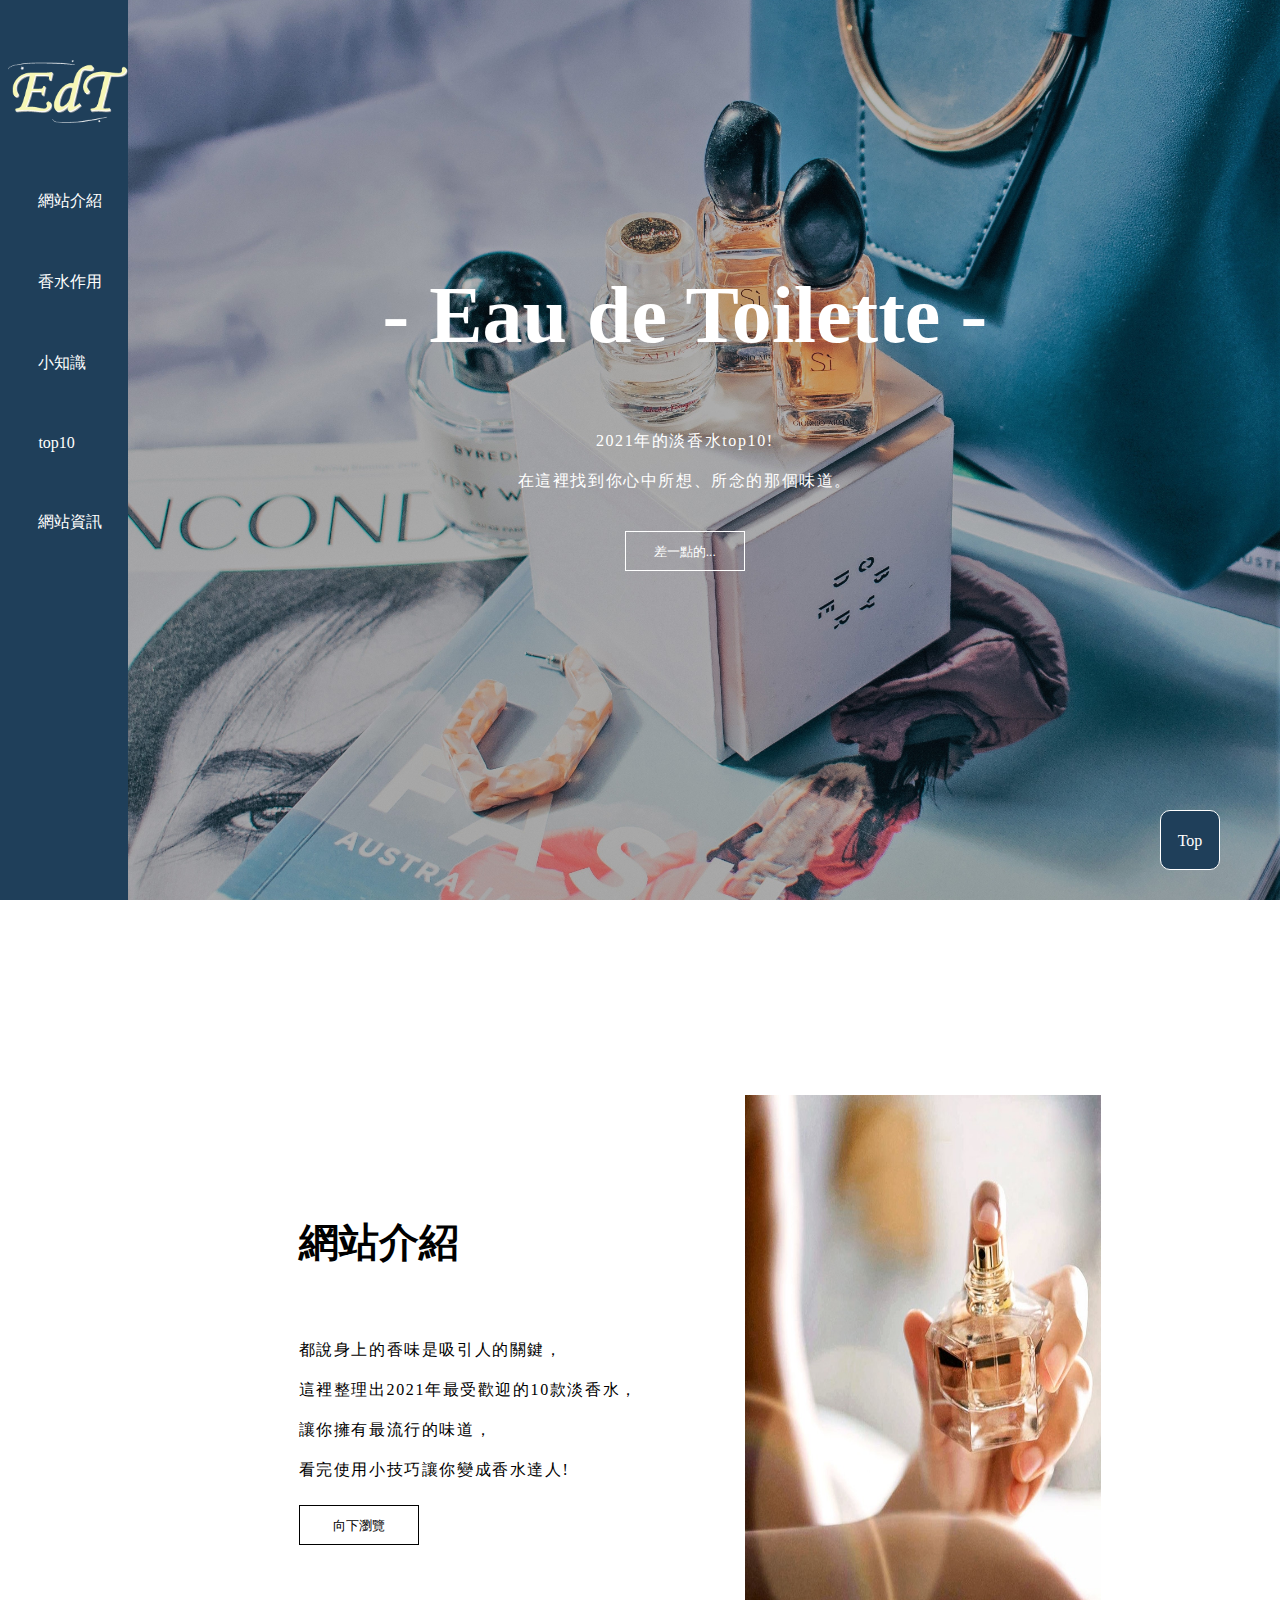
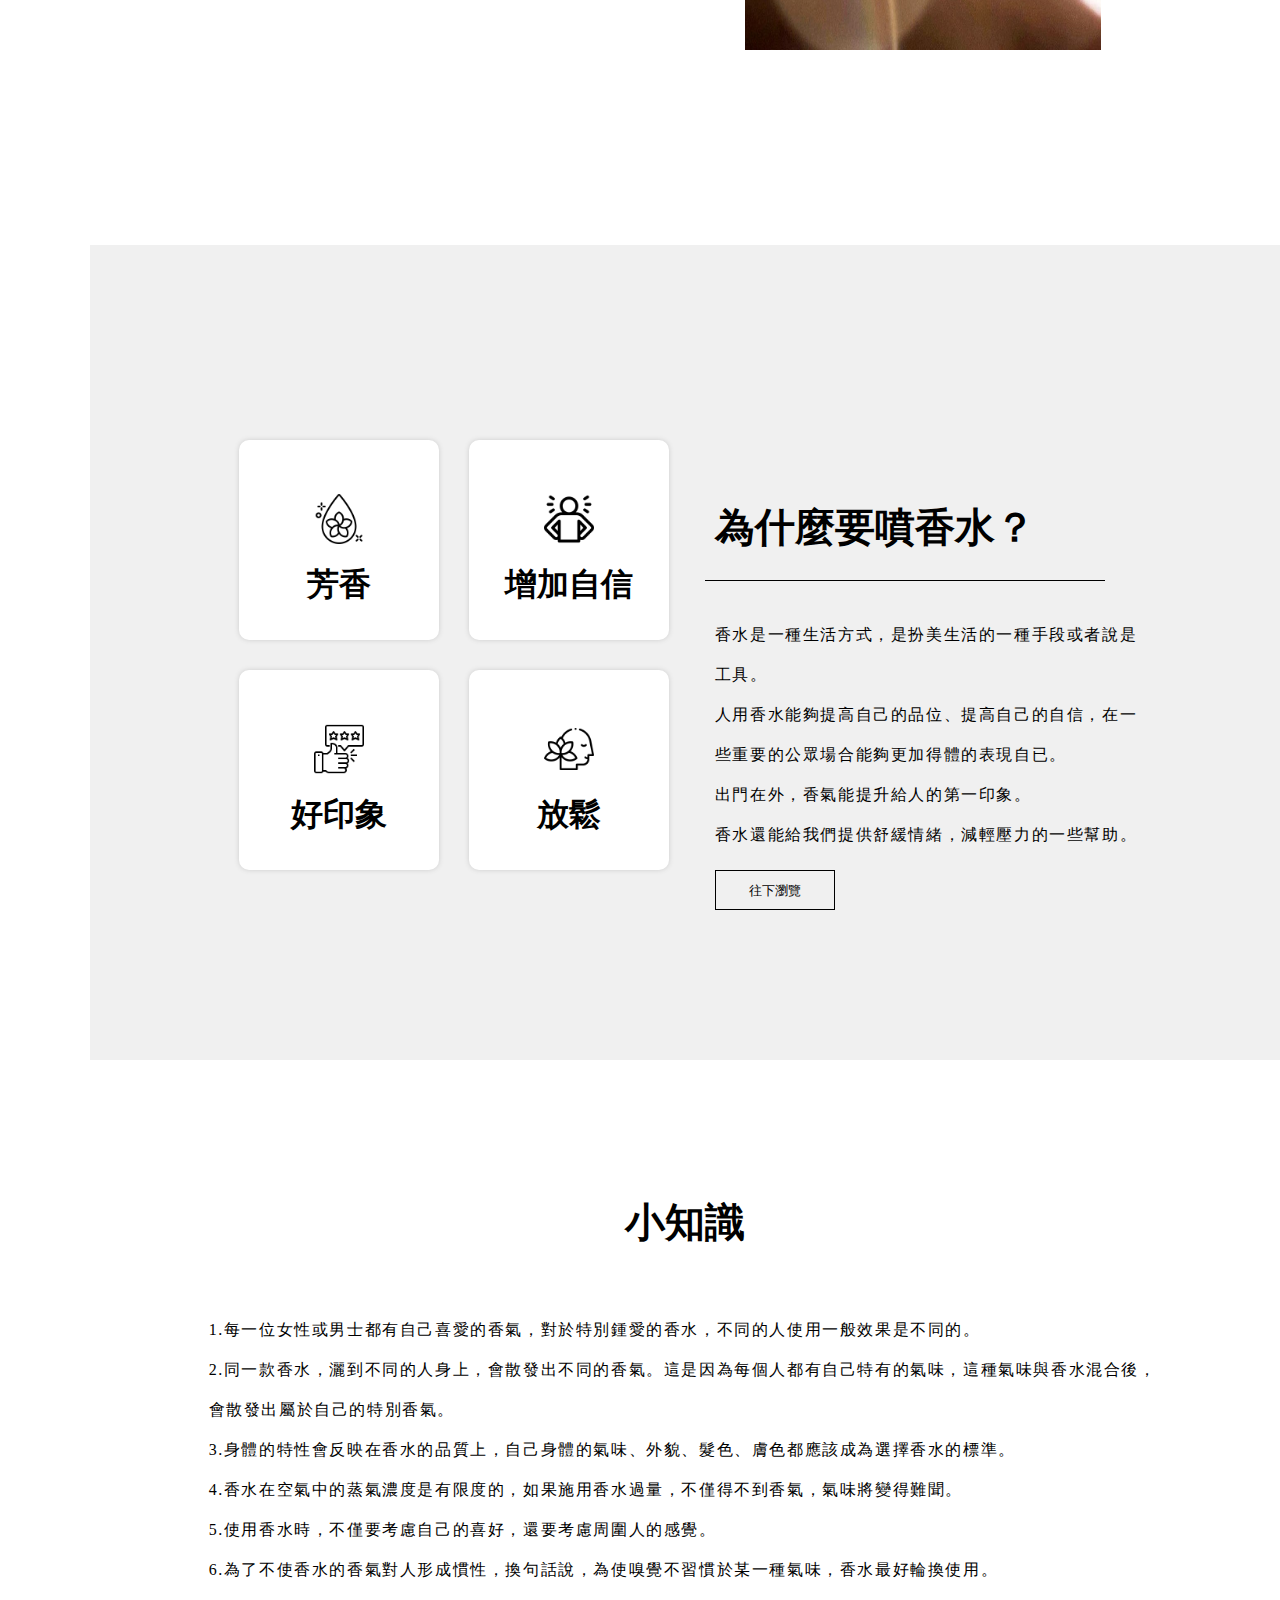
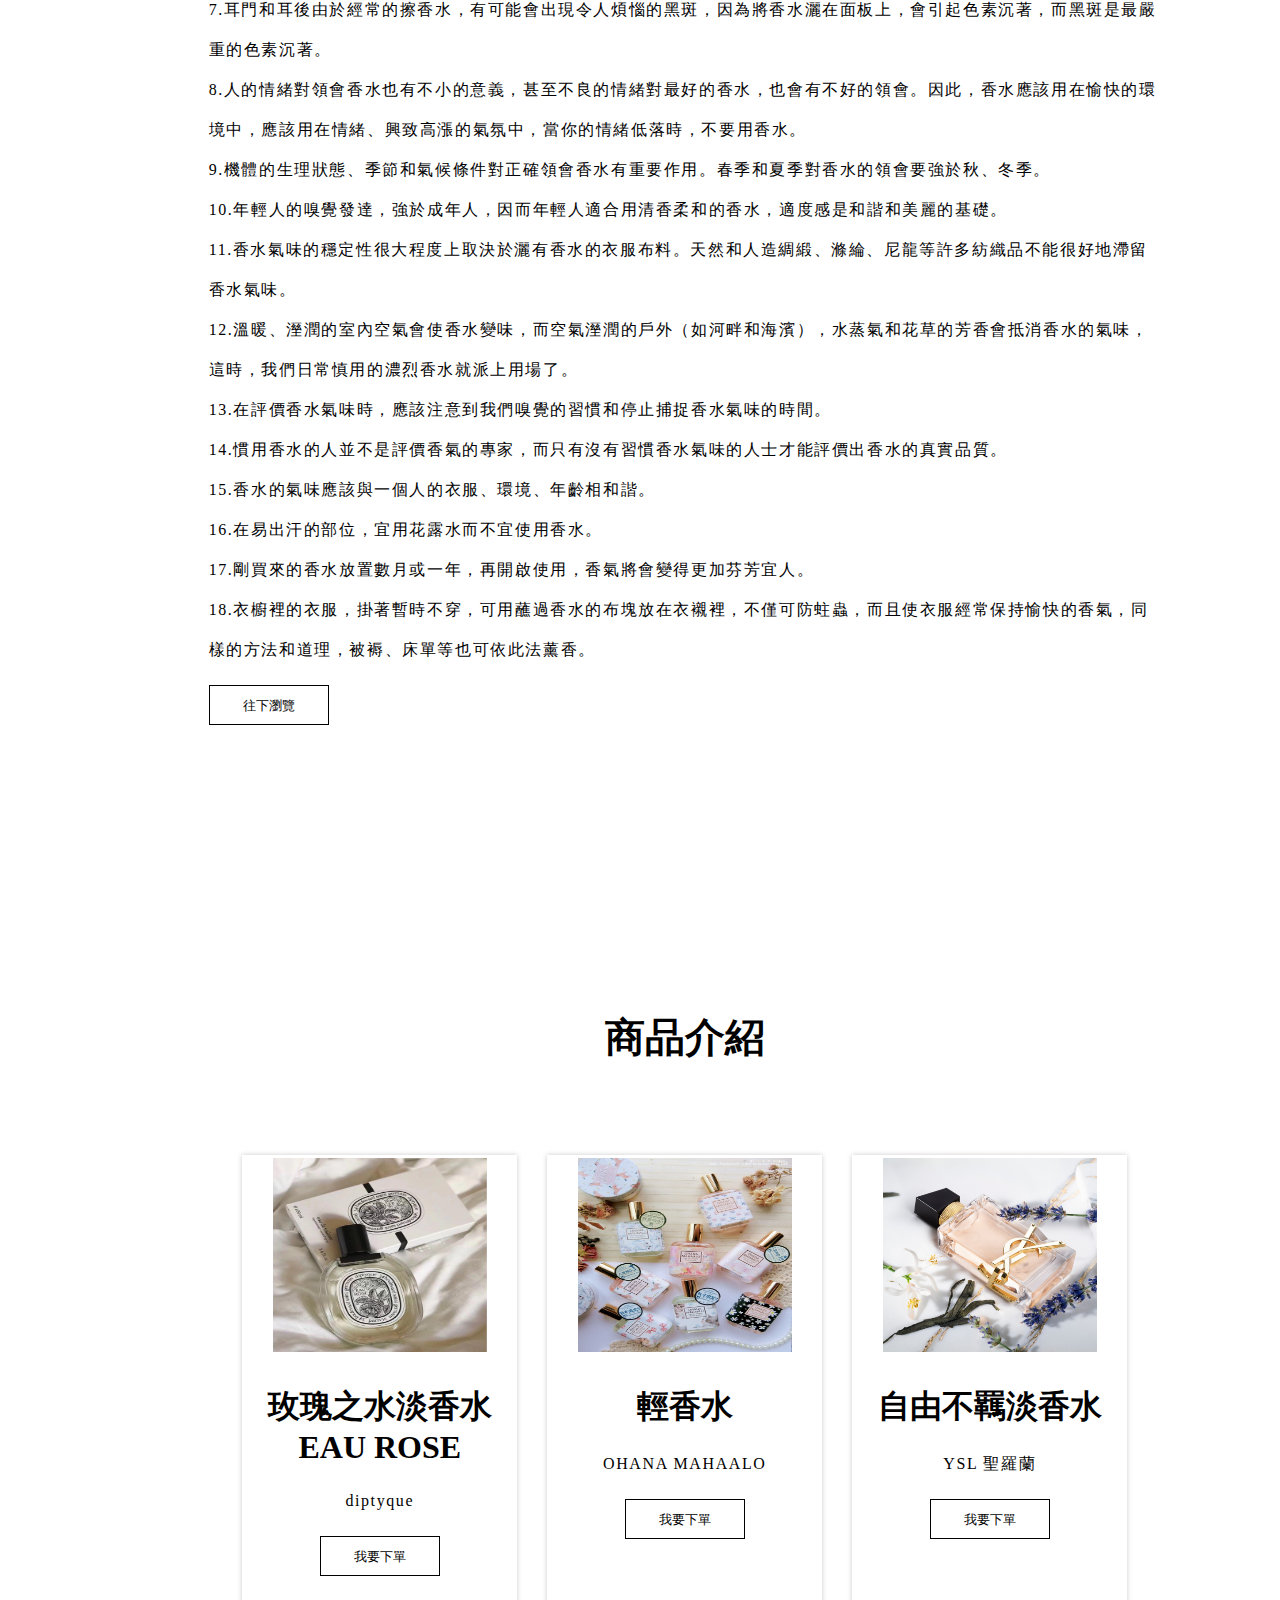
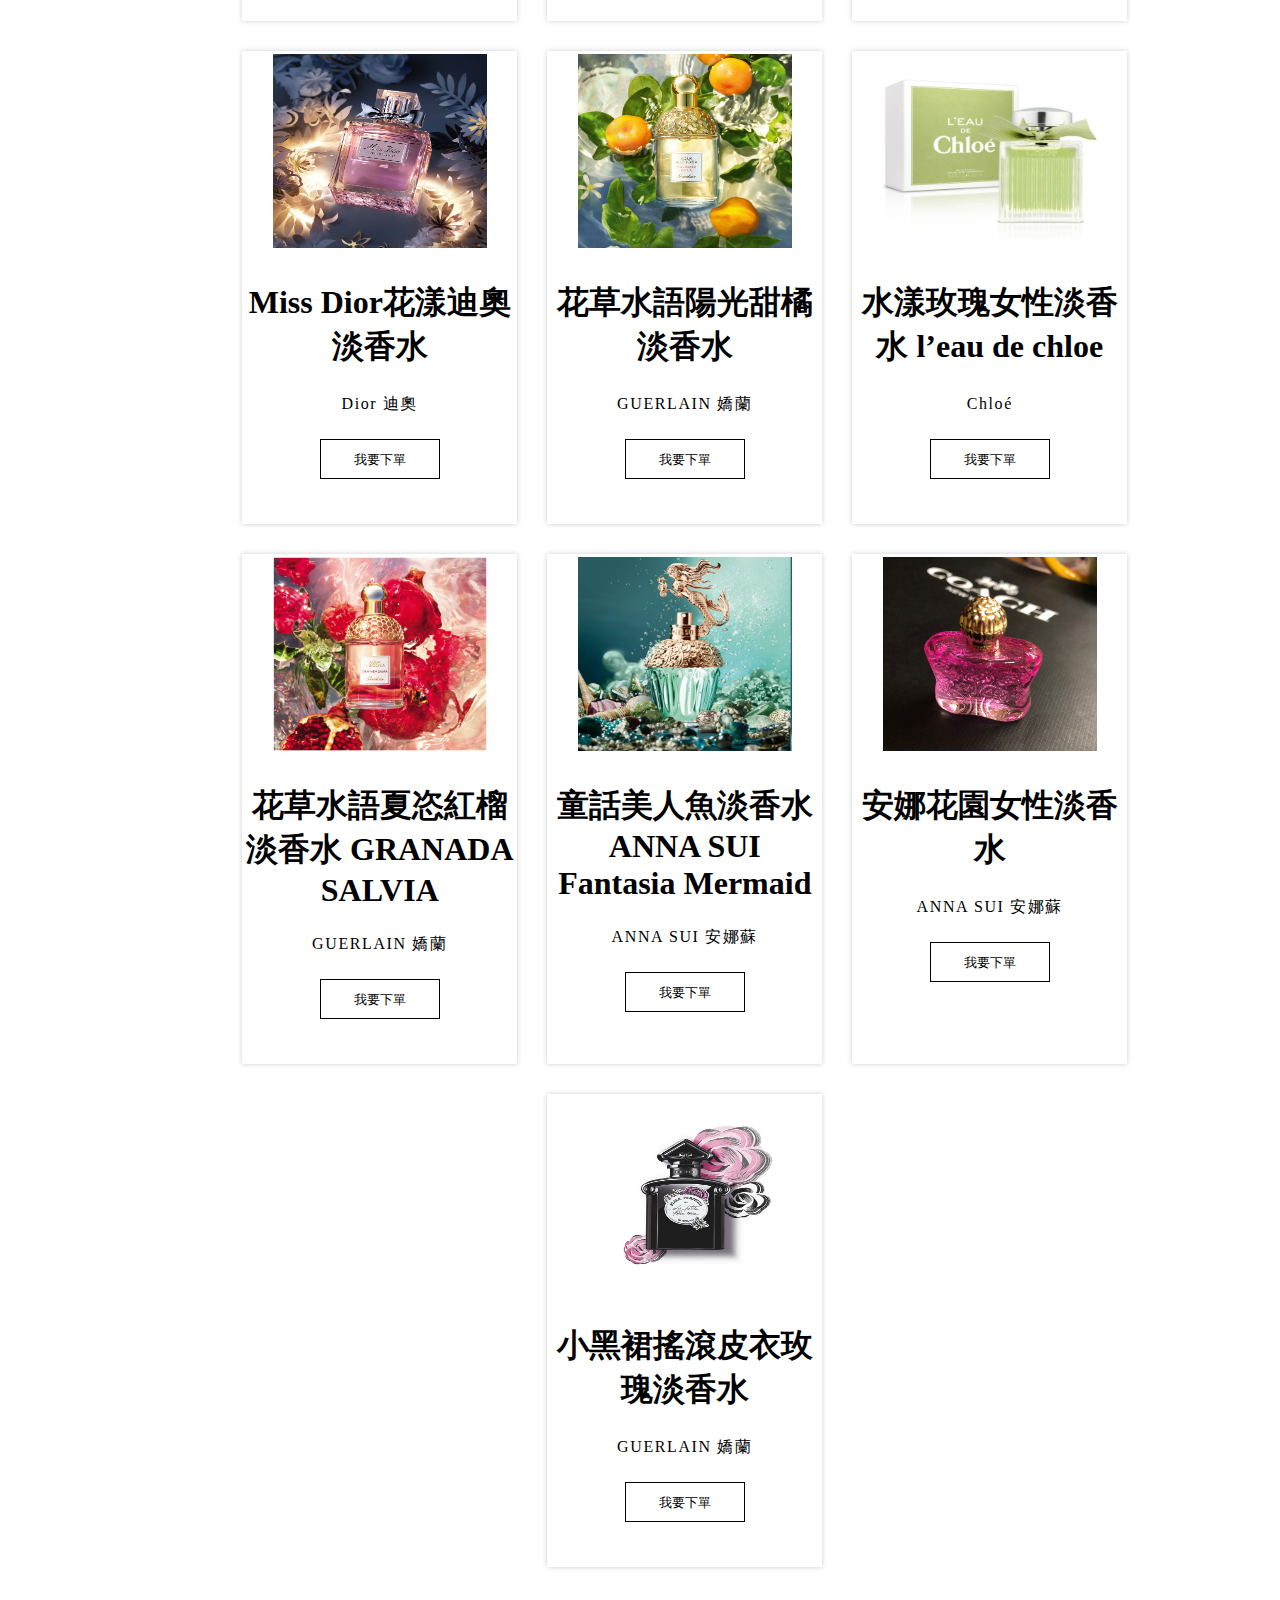
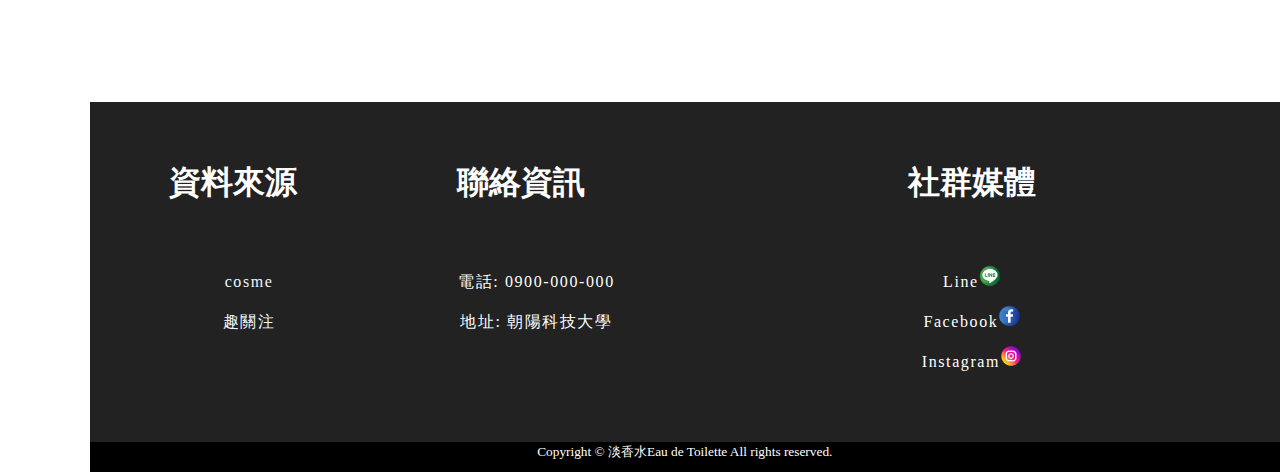
<file: index.html>
<!DOCTYPE html>
<html lang="zh_tw">
<head>
    <meta charset="UTF-8">
    <meta http-equiv="X-UA-Compatible" content="IE=edge">
    <meta name="viewport" content="width=device-width, initial-scale=1.0">
    <link rel="stylesheet" href="style.css">
    <title>淡香水Eau de Toilette</title>
</head>
<body>
    <a href="#header"><div id="top">Top</div></a>
    <header id="header">
        <h1>
            <div class="heading">- Eau de Toilette -</div>
        </h1>
        <p>
            2021年的淡香水top10!<br>
            在這裡找到你心中所想、所念的那個味道。
        </p>
        <a href="news.html" target="_blank"><button>差一點的...</button></a>
    </header>
    <nav>
        <a href="#header"><div class="logo"><img src="img/logo.png" alt="logo"></div></a>
        <ul>
            <li><a href="#about">網站介紹</a></li>
            <li><a href="#effect">香水作用</a></li>
            <li><a href="#knowledge">小知識</a></li>
            <li><a href="#product">top10</a></li>
            <li><a href="#footer">網站資訊</a></li>
        </ul>
    </nav>
    <main>
        <section id="about">
            <div class="about_text">
                <h2>網站介紹</h2>
                <p>
                    都說身上的香味是吸引人的關鍵，<br>
                    這裡整理出2021年最受歡迎的10款淡香水，<br>
                    讓你擁有最流行的味道，<br>
                    看完使用小技巧讓你變成香水達人!
                </p>
                <a href="#effect"><button>向下瀏覽</button></a>
            </div>
            <div class="about_pic">
                <img src="./4707119.jpg" alt="">
            </div>
        </section>
        <section id="effect">
            <div class="effect_box">
                <div class="effect_box_items">
                    <div>
                        <img src="img/drop.png">
                        <h3>芳香</h3>
                    </div>
                    <div>
                        <img src="img/confidence.png">
                        <h3>增加自信</h3>
                    </div>
                    <div>
                        <img src="img/rating.png">
                        <h3>好印象</h3>
                    </div>
                    <div>
                        <img src="img/meditation.png">
                        <h3>放鬆</h3>
                    </div>
                </div>
            </div>
            <div class="effect_text">
                <h2>為什麼要噴香水？</h2>
                <p>
                    香水是一種生活方式，是扮美生活的一種手段或者說是工具。 <br>
                    人用香水能夠提高自己的品位、提高自己的自信，在一些重要的公眾場合能夠更加得體的表現自已。<br>
                    出門在外，香氣能提升給人的第一印象。<br>
                    香水還能給我們提供舒緩情緒，減輕壓力的一些幫助。
                </p>
                <a href="#knowledge"><button>往下瀏覽</button></a>
            </div>
        </section>
        <section id="knowledge">
            <h2>小知識</h2>
            <div class="knowledge_tex">
           <p>
            1.每一位女性或男士都有自己喜愛的香氣，對於特別鍾愛的香水，不同的人使用一般效果是不同的。<br>
            2.同一款香水，灑到不同的人身上，會散發出不同的香氣。這是因為每個人都有自己特有的氣味，這種氣味與香水混合後，會散發出屬於自己的特別香氣。<br>
            3.身體的特性會反映在香水的品質上，自己身體的氣味、外貌、髮色、膚色都應該成為選擇香水的標準。<br>
            4.香水在空氣中的蒸氣濃度是有限度的，如果施用香水過量，不僅得不到香氣，氣味將變得難聞。<br>
            5.使用香水時，不僅要考慮自己的喜好，還要考慮周圍人的感覺。<br>
            6.為了不使香水的香氣對人形成慣性，換句話說，為使嗅覺不習慣於某一種氣味，香水最好輪換使用。<br>
            7.耳門和耳後由於經常的擦香水，有可能會出現令人煩惱的黑斑，因為將香水灑在面板上，會引起色素沉著，而黑斑是最嚴重的色素沉著。<br>
            8.人的情緒對領會香水也有不小的意義，甚至不良的情緒對最好的香水，也會有不好的領會。因此，香水應該用在愉快的環境中，應該用在情緒、興致高漲的氣氛中，當你的情緒低落時，不要用香水。<br>
            9.機體的生理狀態、季節和氣候條件對正確領會香水有重要作用。春季和夏季對香水的領會要強於秋、冬季。<br>
            10.年輕人的嗅覺發達，強於成年人，因而年輕人適合用清香柔和的香水，適度感是和諧和美麗的基礎。<br>
            11.香水氣味的穩定性很大程度上取決於灑有香水的衣服布料。天然和人造綢緞、滌綸、尼龍等許多紡織品不能很好地滯留香水氣味。<br>
            12.溫暖、溼潤的室內空氣會使香水變味，而空氣溼潤的戶外（如河畔和海濱），水蒸氣和花草的芳香會抵消香水的氣味，這時，我們日常慎用的濃烈香水就派上用場了。<br>
            13.在評價香水氣味時，應該注意到我們嗅覺的習慣和停止捕捉香水氣味的時間。<br>
            14.慣用香水的人並不是評價香氣的專家，而只有沒有習慣香水氣味的人士才能評價出香水的真實品質。<br>
            15.香水的氣味應該與一個人的衣服、環境、年齡相和諧。<br>
            16.在易出汗的部位，宜用花露水而不宜使用香水。<br>
            17.剛買來的香水放置數月或一年，再開啟使用，香氣將會變得更加芬芳宜人。<br>
            18.衣櫥裡的衣服，掛著暫時不穿，可用蘸過香水的布塊放在衣襯裡，不僅可防蛀蟲，而且使衣服經常保持愉快的香氣，同樣的方法和道理，被褥、床單等也可依此法薰香。</p>
            <a href="#product"><button>往下瀏覽</button></a>
        </div>

        </section>
        <section id="product">
            <h2>商品介紹</h2>
            <div class="product_box">
                <div>
                    <div class="img"><img src="img/1.jpg"></div>
                    <h3>玫瑰之水淡香水 EAU ROSE</h3>
                    <p>diptyque</p>
                    <a href="buy.html" target="_blank"><button>我要下單</button></a>
                </div>
                <div>
                    <div class="img"><img src="img/2.jpg"></div>
                    <h3>輕香水</h3>
                    <p>OHANA MAHAALO</p>
                    <a href="buy.html" target="_blank"><button>我要下單</button></a>
                </div>
                <div>
                    <div class="img"><img src="img/3.jpg"></div>
                    <h3> 自由不羈淡香水</h3>
                    <p>YSL 聖羅蘭</p>
                    <a href="buy.html" target="_blank"><button>我要下單</button></a>
                </div>
                <div>
                    <div class="img"><img src="img/4.jpg"></div>
                    <h3> Miss Dior花漾迪奧淡香水 </h3>
                    <p>Dior 迪奧</p>
                    <a href="buy.html" target="_blank"><button>我要下單</button></a>
                </div>
                <div>
                    <div class="img"><img src="img/5.jpg"></div>
                    <h3> 花草水語陽光甜橘淡香水</h3>
                    <p>GUERLAIN 嬌蘭</p>
                    <a href="buy.html" target="_blank"><button>我要下單</button></a>
                </div>
                <div>
                    <div class="img"><img src="img/6.jpg"></div>
                    <h3> 水漾玫瑰女性淡香水 l’eau de chloe</h3>
                    <p>Chloé</p>
                    <a href="buy.html" target="_blank"><button>我要下單</button></a>
                </div>
                <div>
                    <div class="img"><img src="img/7.png"></div>
                    <h3> 花草水語夏恣紅榴淡香水 GRANADA SALVIA</h3>
                    <p>GUERLAIN 嬌蘭</p>
                    <a href="buy.html" target="_blank"><button>我要下單</button></a>
                </div>
                <div>
                    <div class="img"><img src="img/8.png"></div>
                    <h3> 童話美人魚淡香水 ANNA SUI Fantasia Mermaid</h3>
                    <p>ANNA SUI 安娜蘇</p>
                    <a href="buy.html" target="_blank"><button>我要下單</button></a>
                </div>
                <div>
                    <div class="img"><img src="img/9.jpg"></div>
                    <h3> 安娜花園女性淡香水</h3>
                    <p>ANNA SUI 安娜蘇</p>
                    <a href="buy.html" target="_blank"><button>我要下單</button></a>
                </div>
                <div>
                    <div class="img"><img src="img/10.jpeg"></div>
                    <h3> 小黑裙搖滾皮衣玫瑰淡香水</h3>
                    <p>GUERLAIN 嬌蘭</p>
                    <a href="buy.html" target="_blank"><button>我要下單</button></a>
                </div>
            </div>
        </section>
        
    </main>
    <footer id="footer">
        <section>
            <div>
                <h3>資料來源</h3>
                <div>
                    <p><a href="https://www.cosme.net.tw/tags/197/ranking">cosme</a></p>
                    <p><a href="https://auzhu.com/history/1315968.html">趣關注</a></p>
                </div>
            </div>
            <div>
                <h3>聯絡資訊</h3>
                <div>
                    <p>電話: 0900-000-000</p>
                    <p>地址: 朝陽科技大學</p>
                </div>
            </div>
            <div>
                <h3>社群媒體</h3>
                <div class="footer_pic">
                    <p>Line<img src="img/line.png"></p>
                    <p>Facebook<img src="img/facebook.png"></p>
                    <p>Instagram<img src="img/instagram.png"></p>
                </div>
            </div>
        </section>
        <div><small>Copyright © 淡香水Eau de Toilette All rights reserved.</small></div>
    </footer>
</body>
</html>
</file>
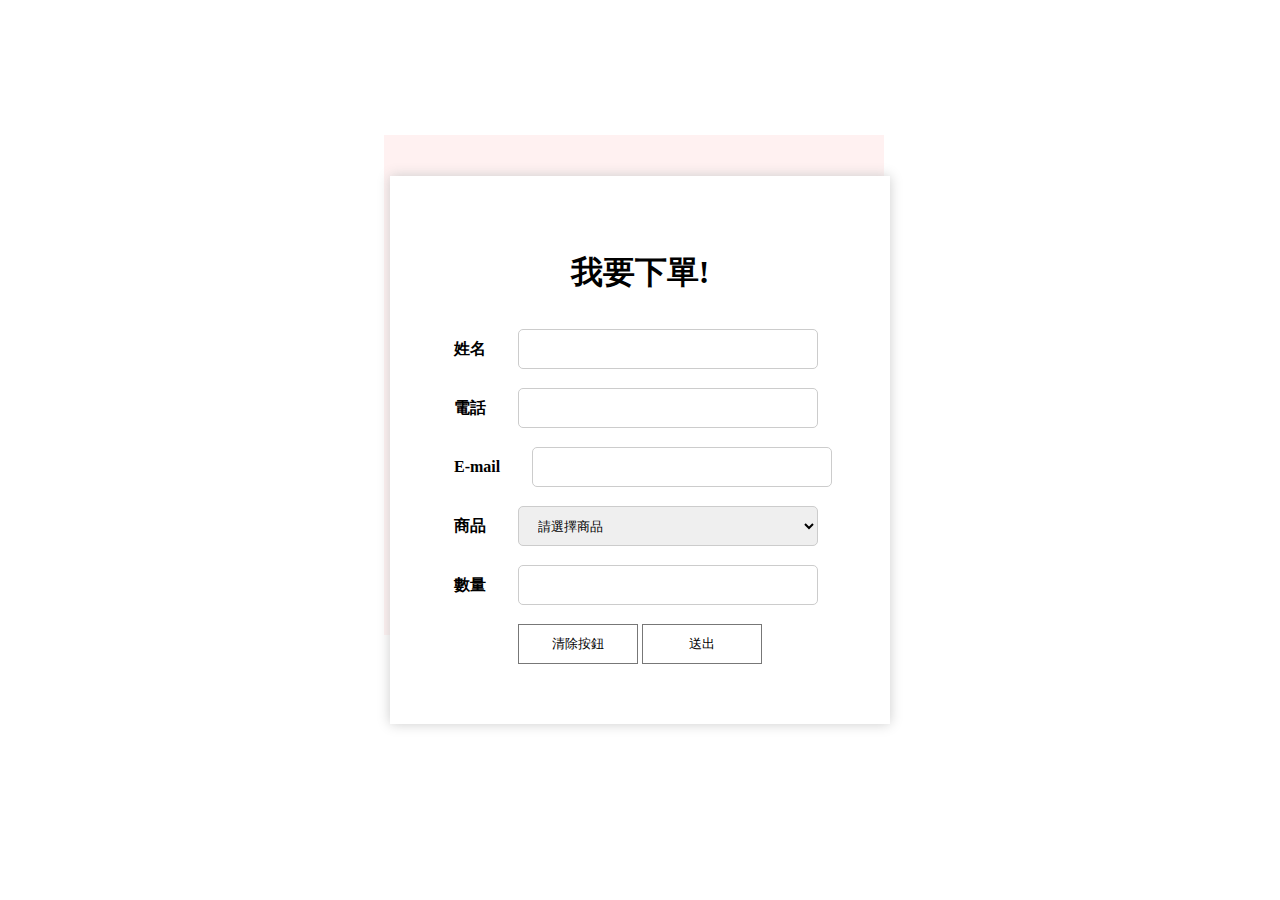
<file: buy.html>
<!DOCTYPE html>
<html lang="zh_tw">
<head>
    <meta charset="UTF-8">
    <meta http-equiv="X-UA-Compatible" content="IE=edge">
    <meta name="viewport" content="width=device-width, initial-scale=1.0">
    <style>
        *{padding: 0; margin: 0; border: 0;box-sizing: border-box;}
        form{
            position: absolute;
            top: 50%;
            left: 50%;
            transform: translate(-50%,-50%);
            padding: 60px;
            width: 500px;
            background-color: #fff;
            box-shadow: 0 0 12px #ccc;
        }
        h1{margin: 15px;text-align: center;}
        input:focus,select:focus{outline: none;}
        input[type=text],select,input[type=number],input[type=email]{
            width: 300px;
            height: 40px;
            border: 1px solid #ccc;
            border-radius: 5px;
            padding-left: 15px;
        }
        option{
            padding: 15px !important;
        }
        tr{
            display: block;
            margin-top: 15px;
        }
        td{transform: translateX(30px);}
        .button{
            text-align: center;
            margin-top: 15px;
        }
        .button input{
            width: 120px;
            height: 40px;
            border: 1px solid #777;
            background-color: transparent;
            cursor: pointer;
        }
        .bg{
            width: 500px;
            height: 500px;
            position: absolute;
            left: 30%;
            top: 15%;
            background-color: rgb(255, 241, 241);
        }
    </style>
    <title>商品購買</title>
</head>
<body>
    <main>
        <div class="bg"></div>
        <form action="#" method="post">
            <h1>我要下單!</h1>
            <table>
                <tr>
                    <th>姓名</th>
                    <td><input type="text" required></td>
                </tr>
                <tr>
                    <th>電話</th>
                    <td><input type="text" required></td>
                </tr>
                <tr>
                    <th>E-mail</th>
                    <td><input type="email" required></td>
                </tr>
                <tr>
                    <th>商品</th>
                    <td>
                        <select name="product" id="product" required>
                            <option value="" selected>請選擇商品</option>
                            <option value="A">玫瑰之水淡香水</option>
                            <option value="B">輕香水</option>
                            <option value="C">自由不羈淡香水</option>
                            <option value="D">Miss Dior花漾迪奧淡香水</option>
                            <option value="E">花草水語陽光甜橘淡香水</option>
                            <option value="F">水漾玫瑰女性淡香水</option>
                            <option value="G">花草水語夏恣紅榴淡香水</option>
                            <option value="H">童話美人魚淡香水</option>
                            <option value="H">安娜花園女性淡香水</option>
                            <option value="H">小黑裙搖滾皮衣玫瑰淡香水</option>
                        </select>
                    </td>
                </tr>
                <tr>
                    <th>數量</th>
                    <td><input type="number" required></td>
                </tr>
            </table>
            <div class="button">
                <input type="reset" value="清除按鈕">
                <input type="submit" value="送出">
            </div>
        </form>
    </main>
</body>
</html>
</file>
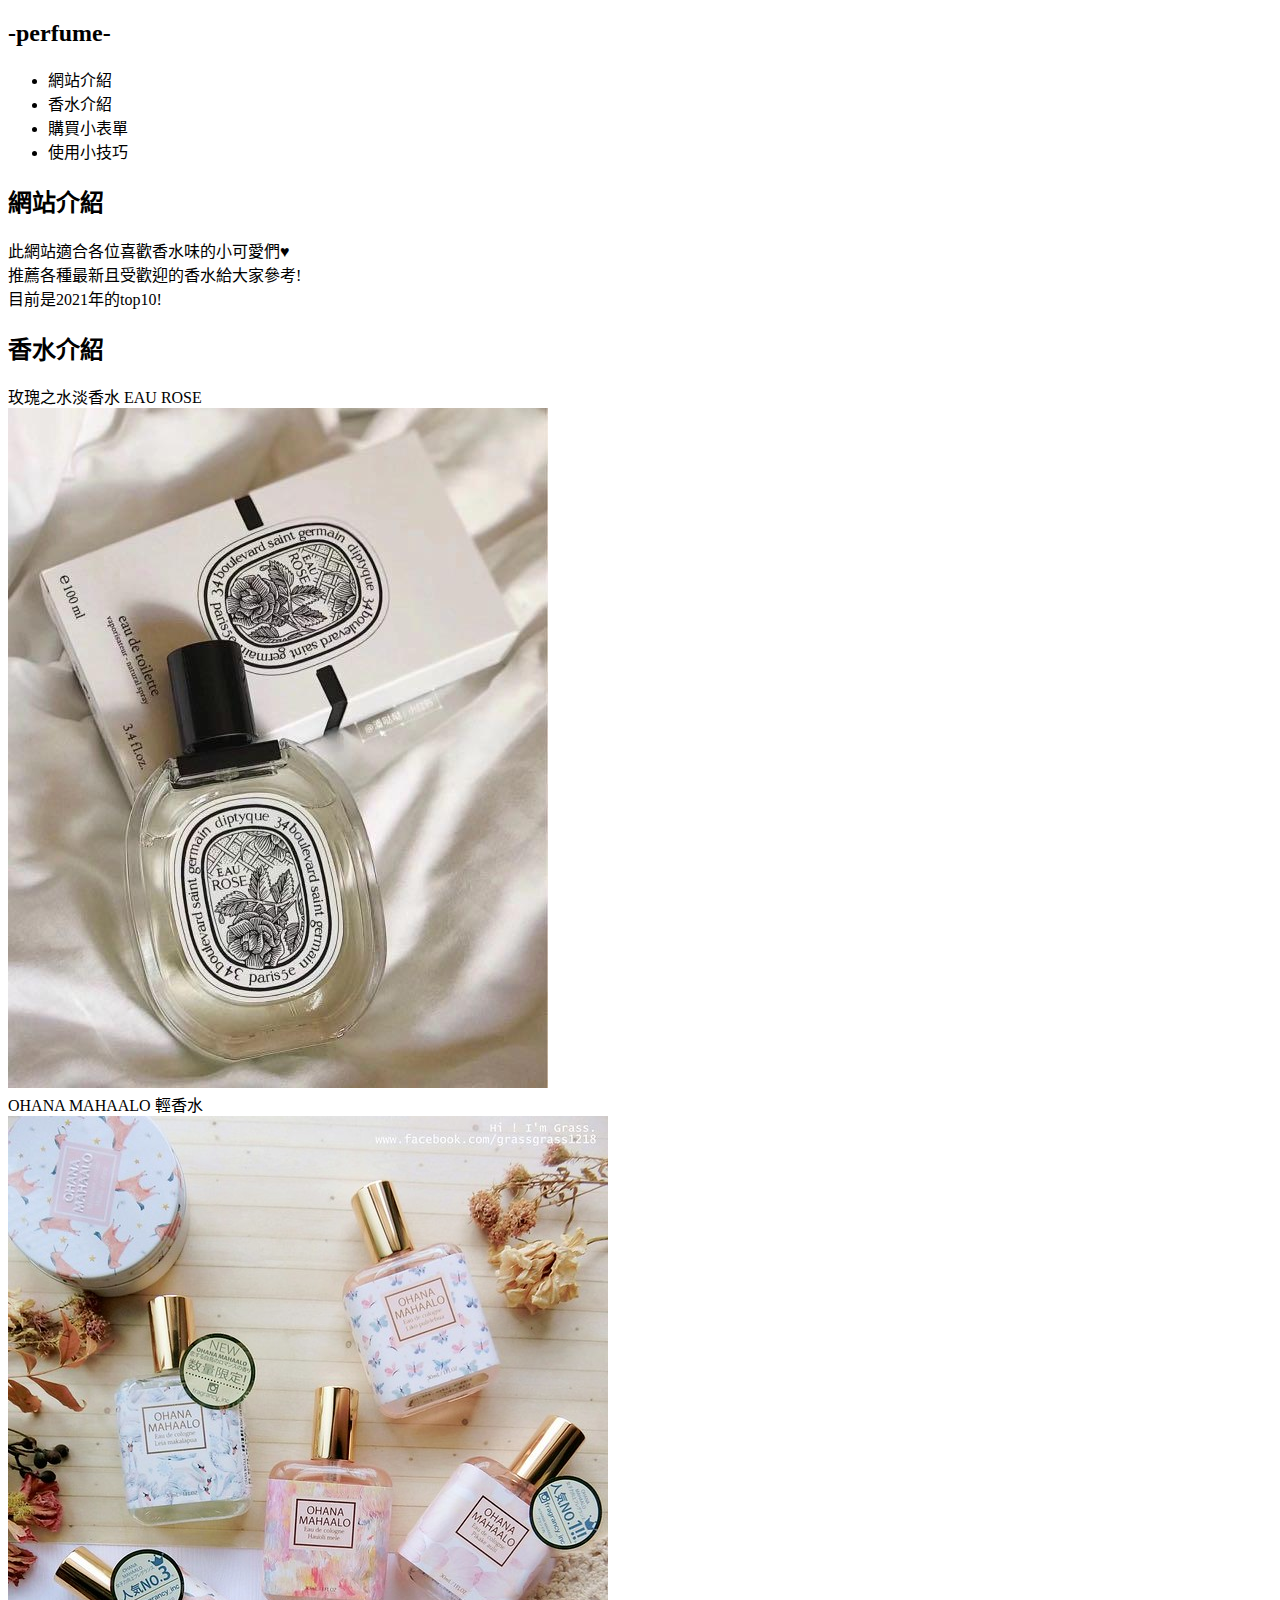
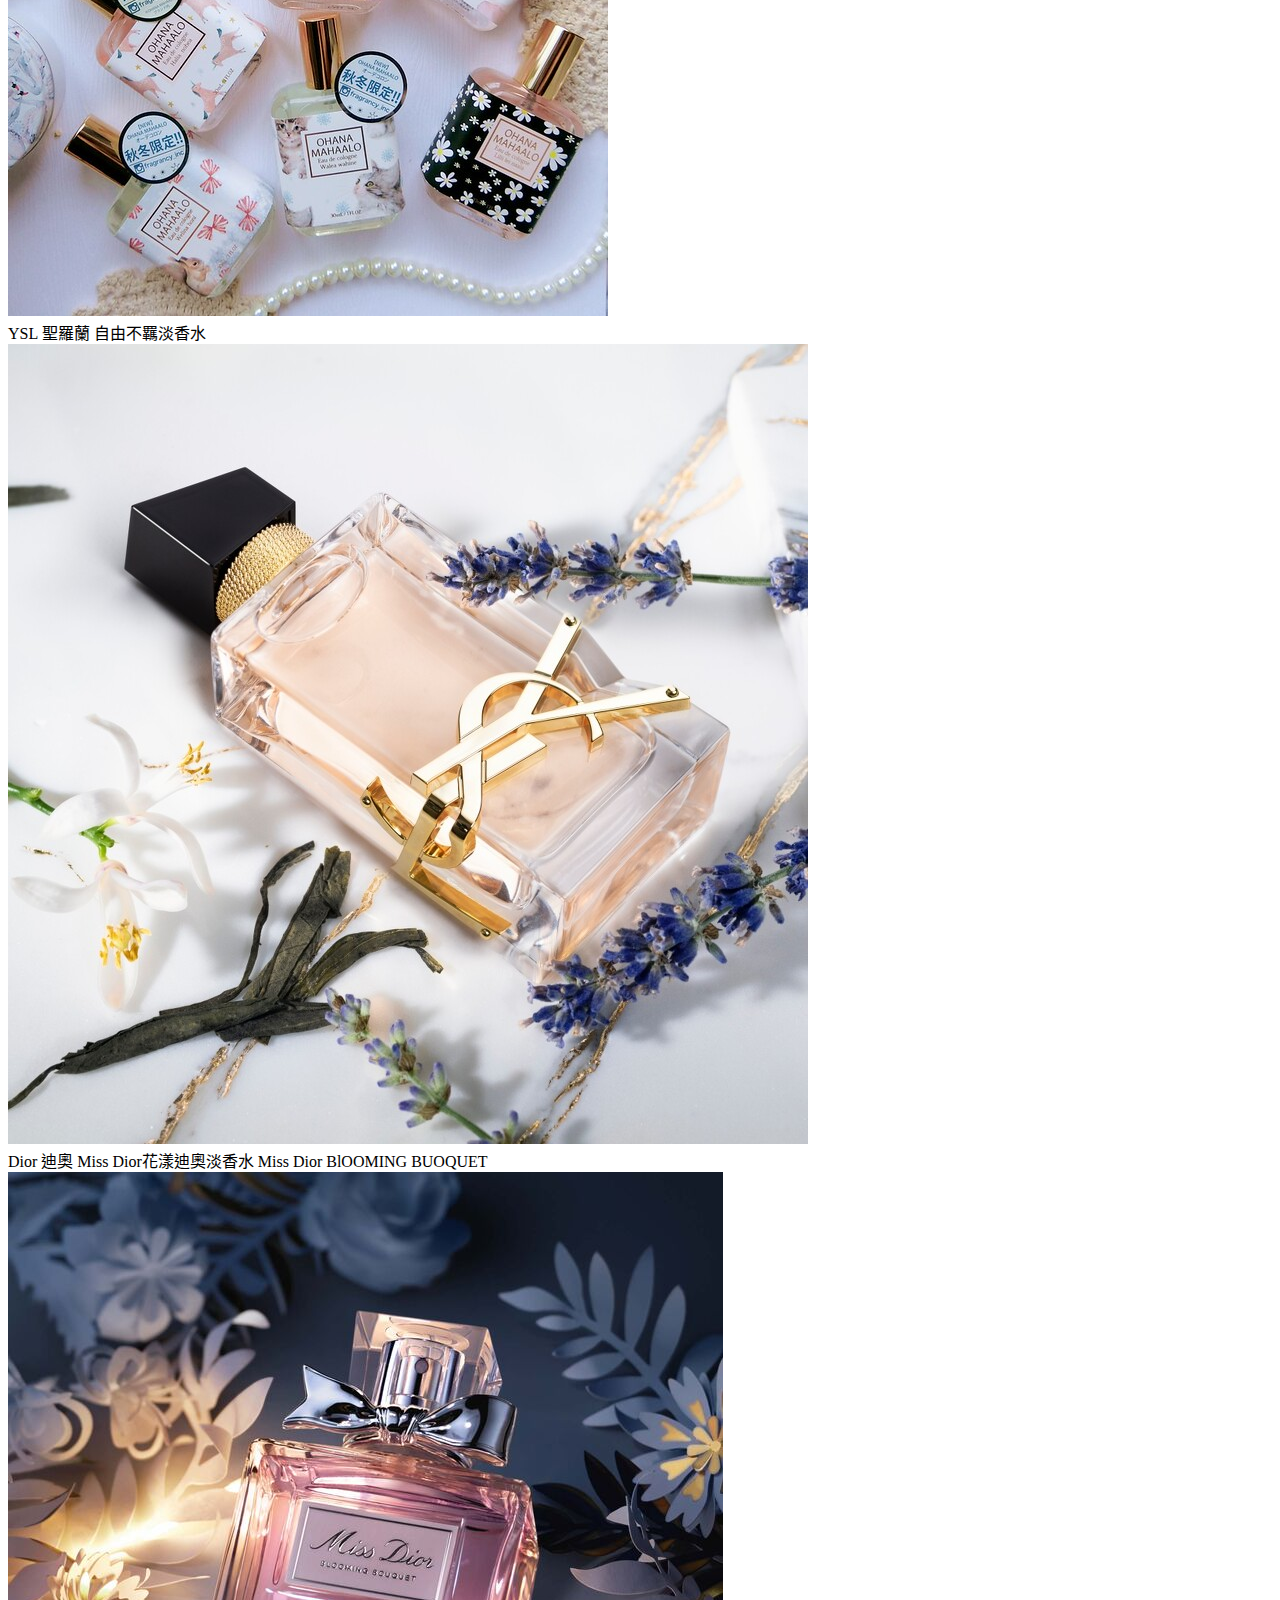
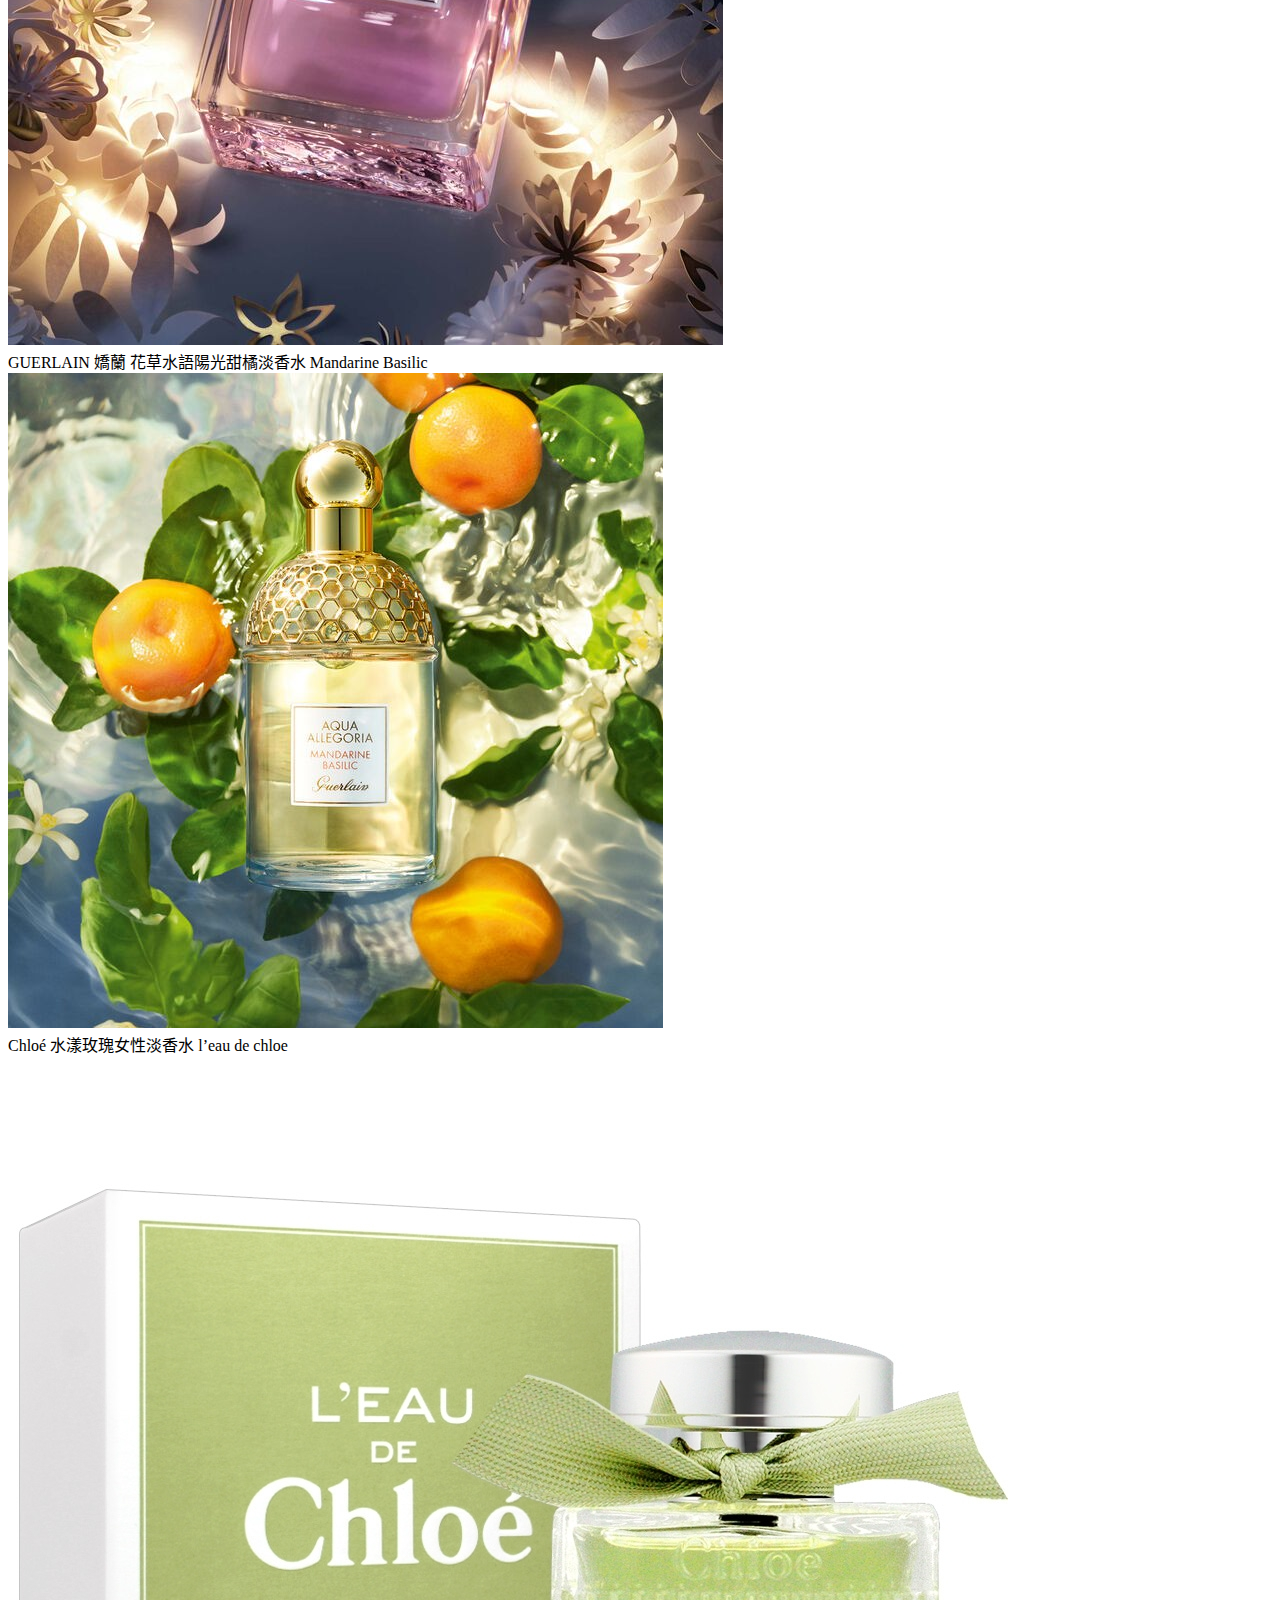
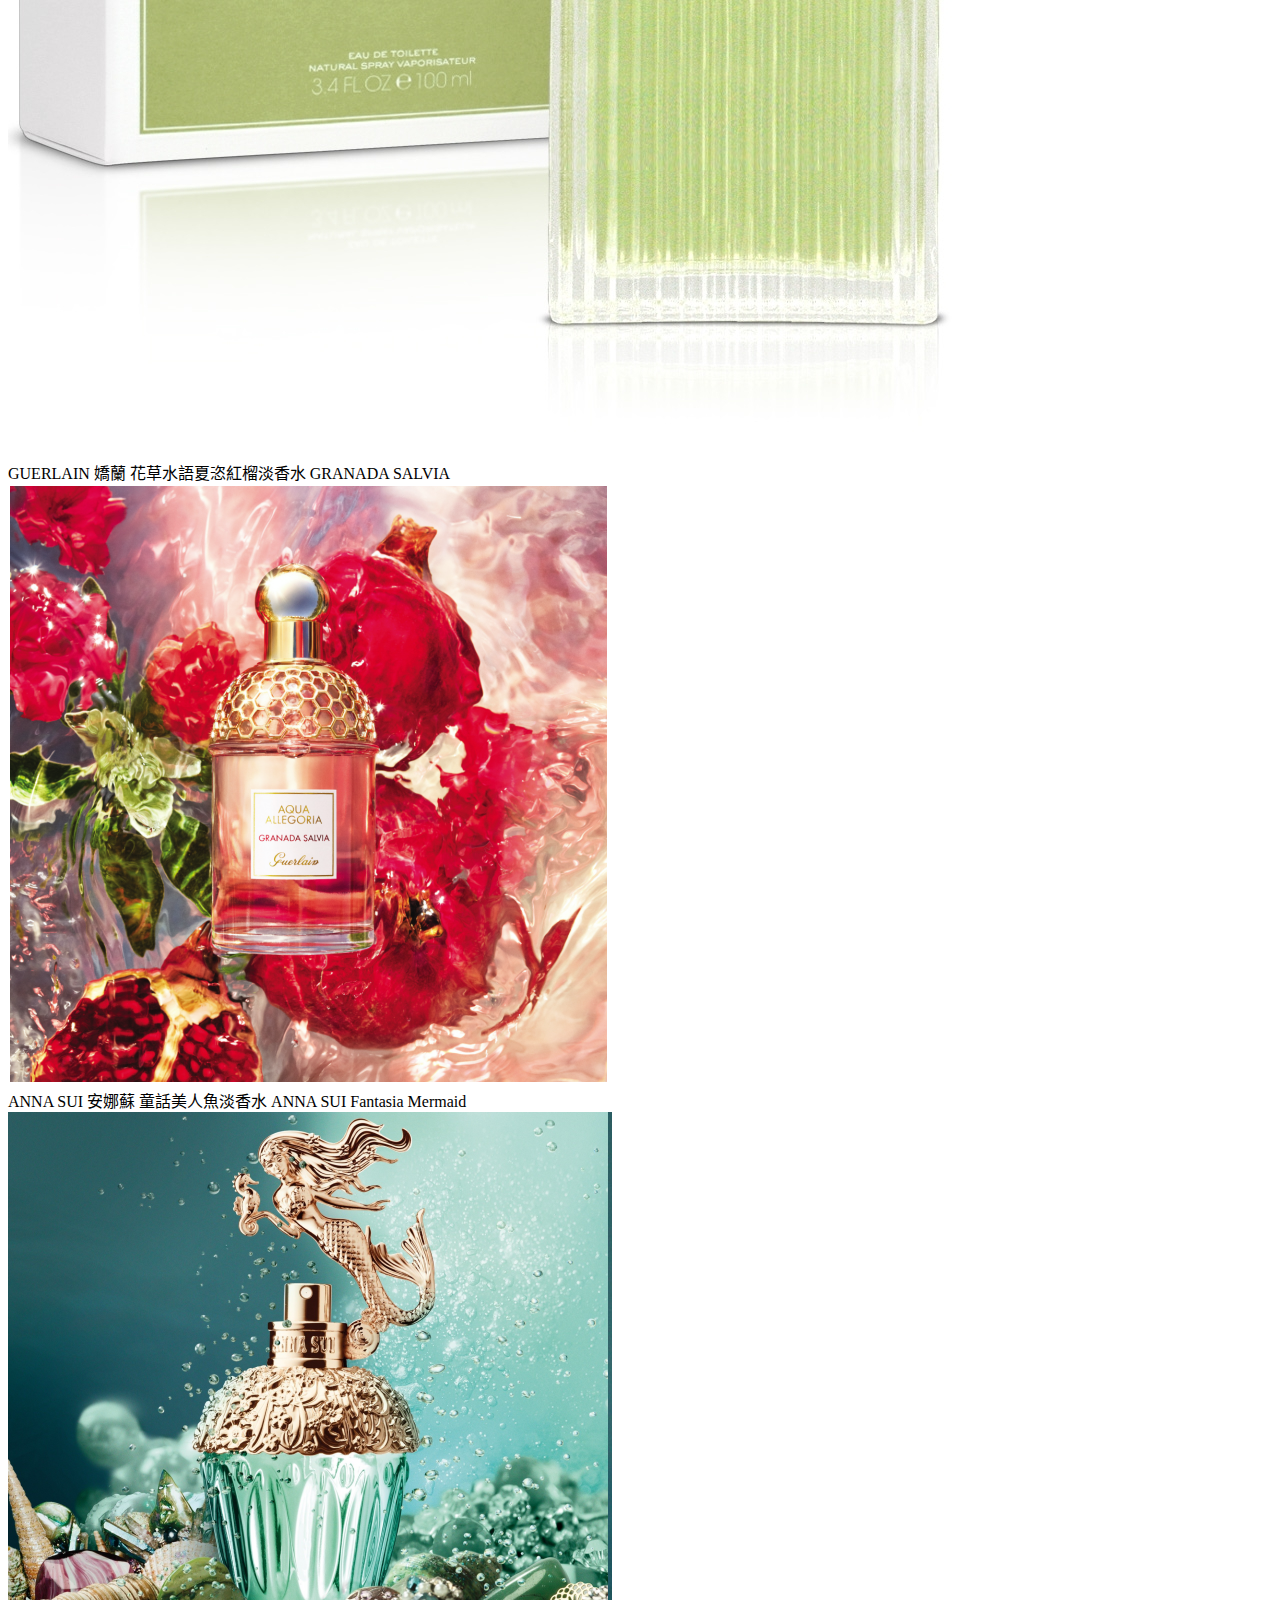
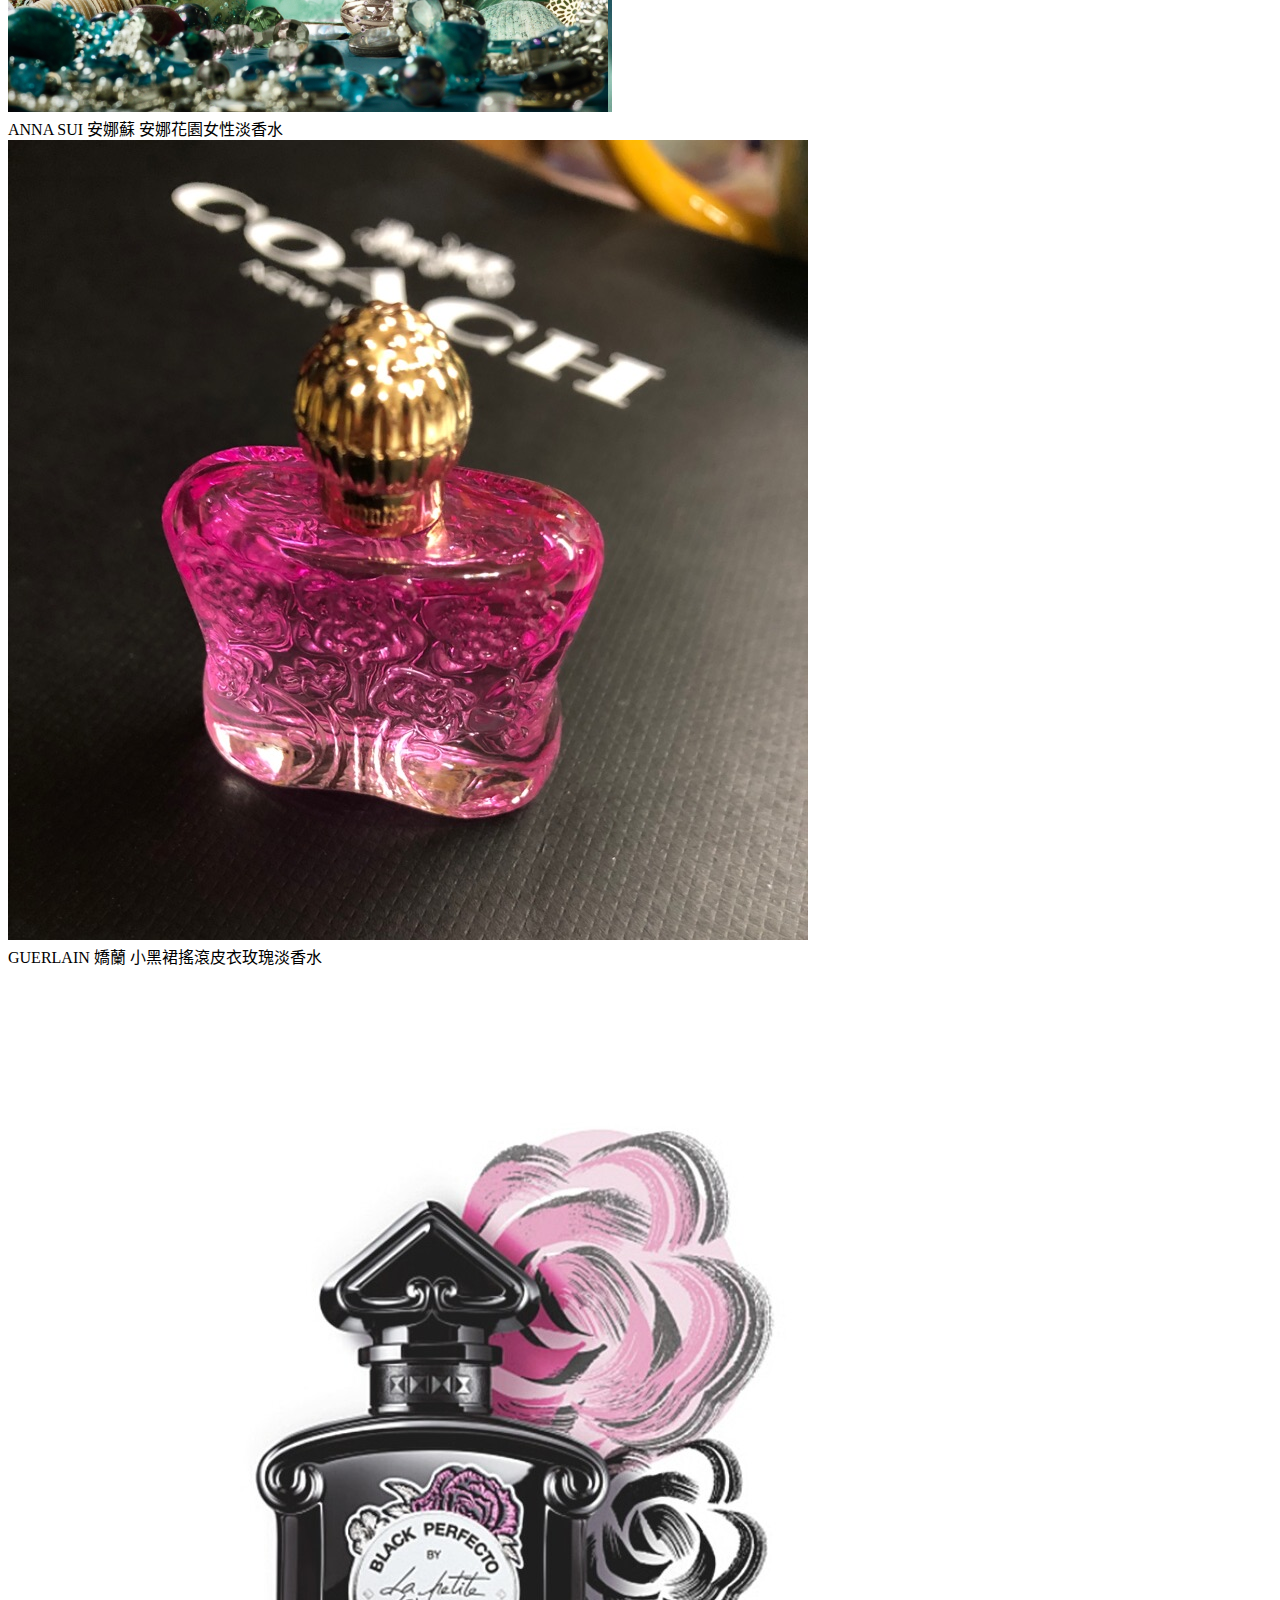
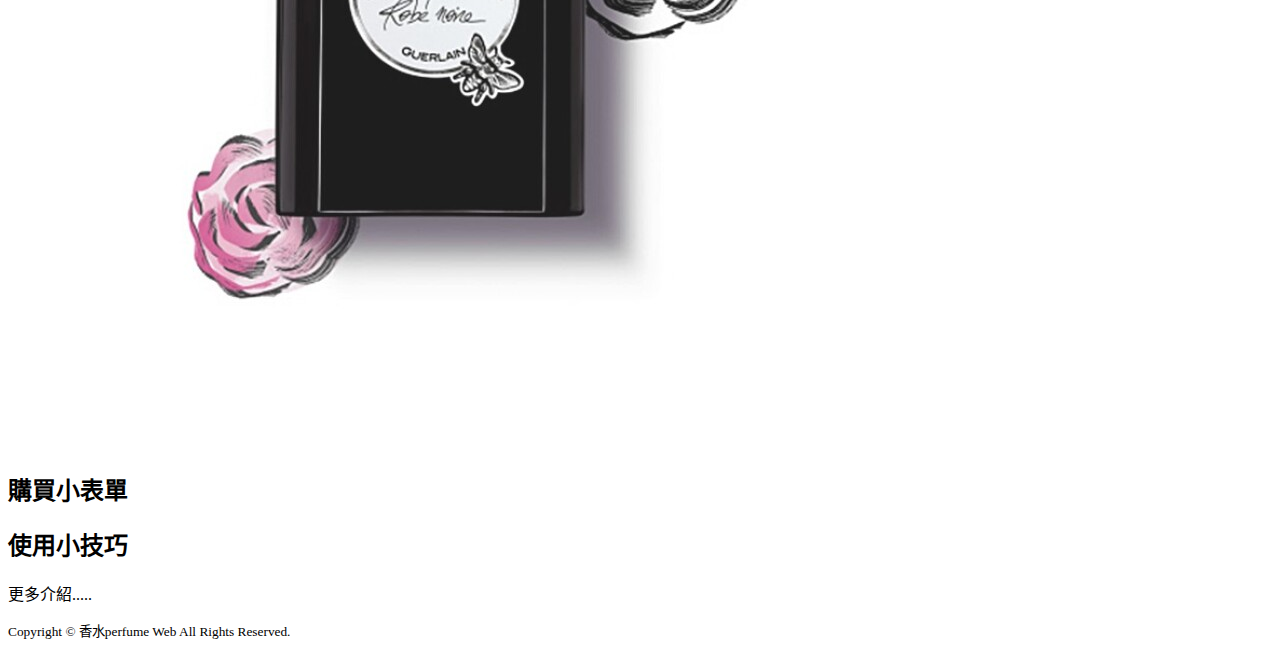
<file: End of term.html>
<!DOCTYPE html>
<html lang="zh-TW">
<head>
    <meta charset="UTF-8">
    <meta name="keywords" content="香水,香,perfume">
    <meta name="description" content="">
    <link href="End of term style.css" rel="stylesheet" media="all">
    <title>香水perfume</title>
</head>
<body>
    <header><h2>-perfume-</h2></header>
   
    <nav>
        <ul>
            <li>網站介紹</li>
            <li>香水介紹</li>
            <li>購買小表單</li>
            <li>使用小技巧</li>
          </ul>
    </nav>

    <main>
        <section>
            <h2>網站介紹</h2>
            <p>此網站適合各位喜歡香水味的小可愛們♥<br>
               推薦各種最新且受歡迎的香水給大家參考!<br>
               目前是2021年的top10!
            </p>
        </section>

        <section>
            <h2>香水介紹</h2>
            玫瑰之水淡香水 EAU ROSE<br>
            <img src="img/1.jpg"><br>
            OHANA MAHAALO 輕香水<br>
            <img src="img/2.jpg"><br>
            YSL 聖羅蘭 自由不羈淡香水<br>
            <img src="img/3.jpg"><br>
            Dior 迪奧 Miss Dior花漾迪奧淡香水 Miss Dior BlOOMING BUOQUET<br>
            <img src="img/4.jpg"><br>
            GUERLAIN 嬌蘭 花草水語陽光甜橘淡香水 Mandarine Basilic<br>
            <img src="img/5.jpg"><br>
            Chloé 水漾玫瑰女性淡香水 l’eau de chloe<br>
            <img src="img/6.jpg"><br>
            GUERLAIN 嬌蘭 花草水語夏恣紅榴淡香水 GRANADA SALVIA<br>
            <img src="img/7.png"><br>
            ANNA SUI 安娜蘇 童話美人魚淡香水 ANNA SUI Fantasia Mermaid<br>
            <img src="img/8.png"><br>
            ANNA SUI 安娜蘇 安娜花園女性淡香水<br>
            <img src="img/9.jpg"><br>
            GUERLAIN 嬌蘭 小黑裙搖滾皮衣玫瑰淡香水<br>
            <img src="img/10.jpeg"><br>

        </section>

        <section>
            <h2>購買小表單</h2>
        </section>

        <section>
            <h2>使用小技巧</h2>
            更多介紹.....
        </section>

    

    </main>

    <footer>
        <p><small>Copyright © 香水perfume Web All Rights Reserved.</small></p>
    </footer>
</body>
</html>
</file>
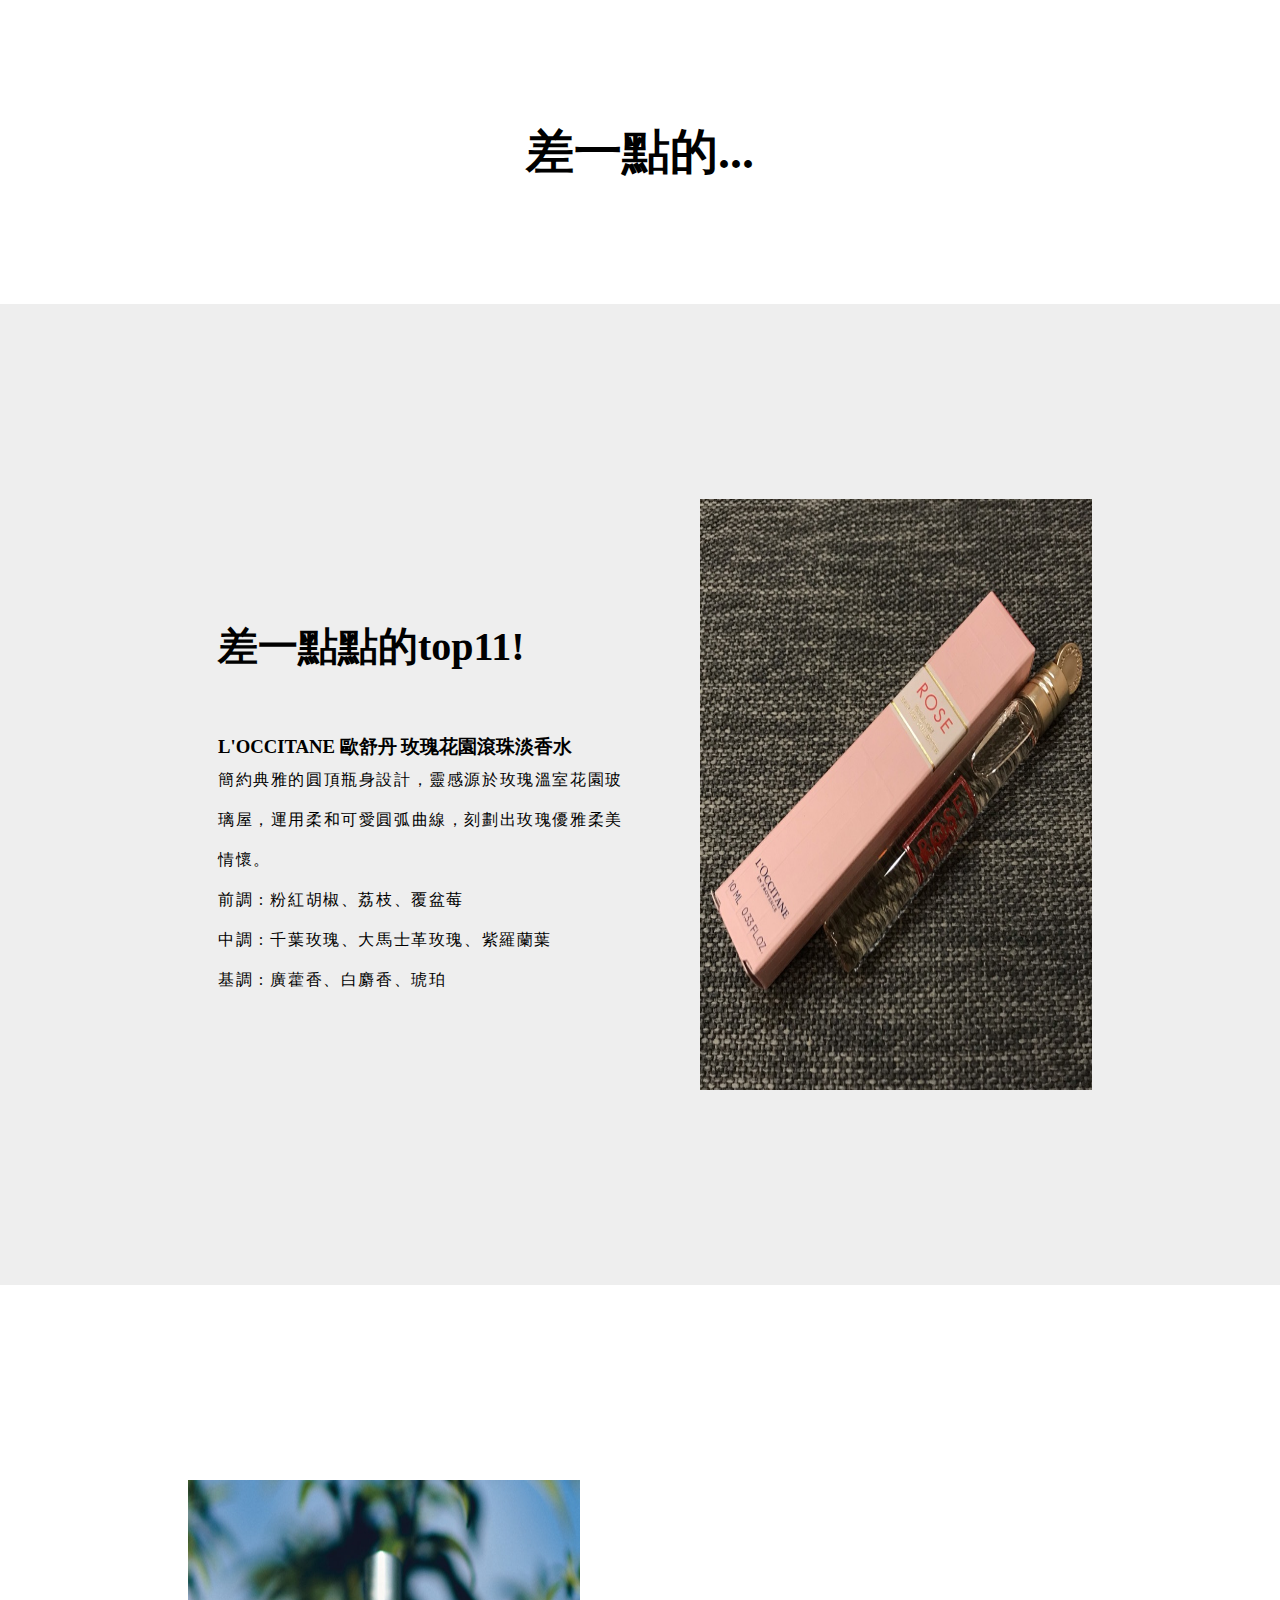
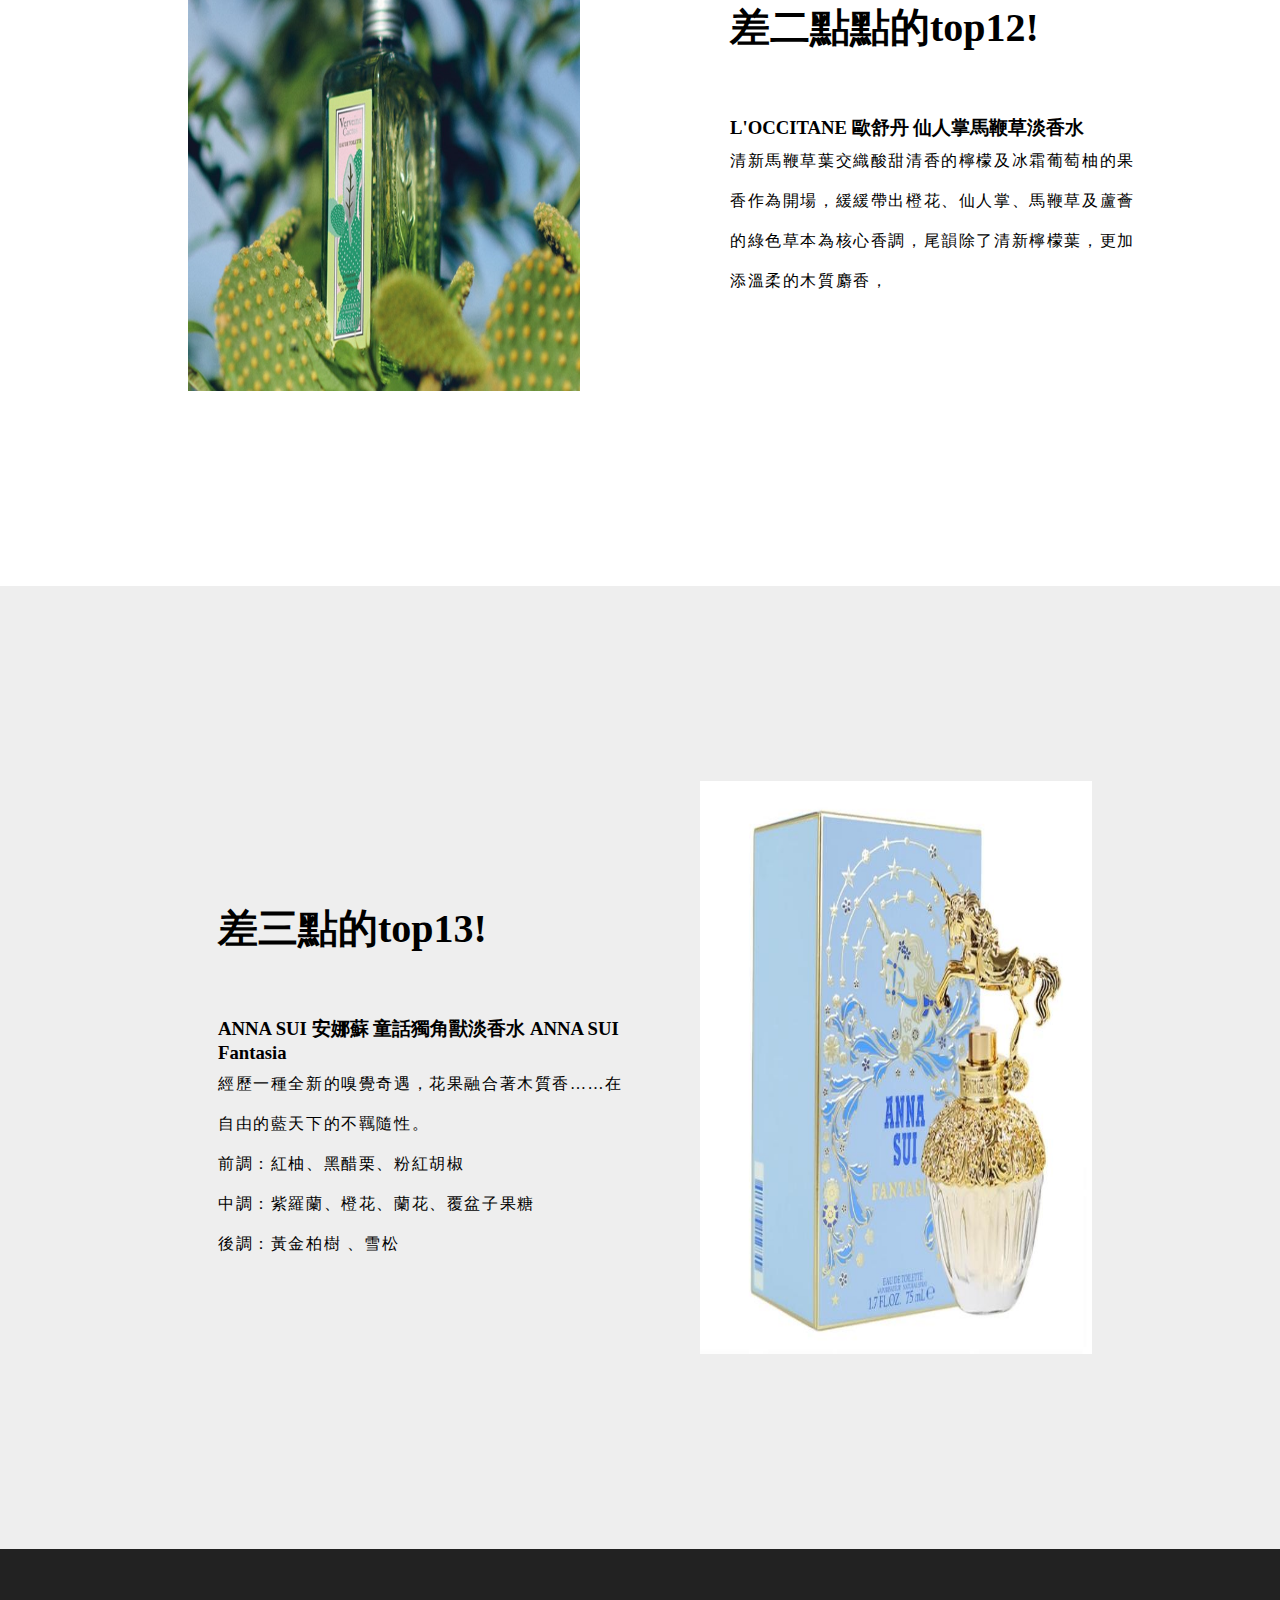
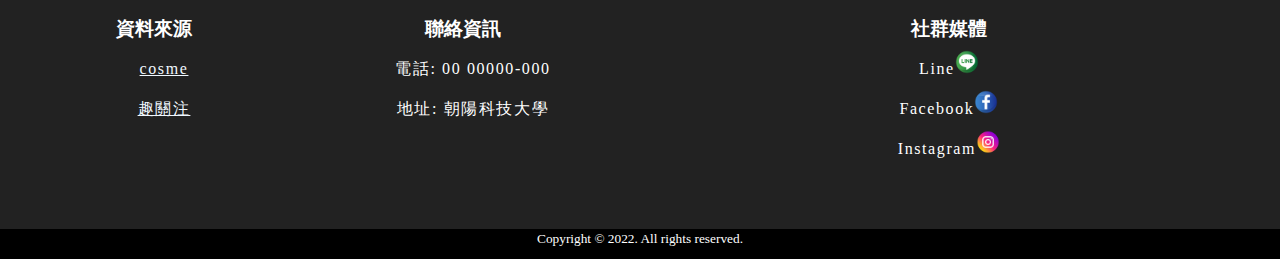
<file: news.html>
<!DOCTYPE html>
<html lang="en">
<head>
    <meta charset="UTF-8">
    <meta http-equiv="X-UA-Compatible" content="IE=edge">
    <meta name="viewport" content="width=device-width, initial-scale=1.0">
    <style>
        *{margin: 0;box-sizing: border-box;}
        h1{margin: 120px 0; text-align: center;font-size: 3em;}
        h2{margin-bottom: 60px; font-size: 2.5em;}
        p{line-height: 2.5em;letter-spacing: 0.1em;}
        main{width: 100%;}
        .news_warp{
            width: 100%;
            width: 100%;
            display: flex;
            flex-wrap: wrap;
            justify-content: center;
            padding: 15vh 10%;;
        }
        .news_warp:nth-child(odd){background-color: #eee;}
        .text{
            width: 50%;
            min-width: 500px;
            margin-top: 30px;
            padding: 150px 0 150px 90px;
        }
        .news{
            width: 50%;
            min-width: 500px;
            padding: 60px;
        }
        .news img{width: 100%; height: 100%;}

        footer{width: 100%;background-color: #222;padding-top: 60px;}
        footer > div{
            color: #fff;
            text-align: center;
            height: 30px;
            background-color: #000;
        }
        footer section{
            display: flex;
            justify-content: center;
        }
        footer section div{
            min-width: 200px;
            padding-bottom: 30px;
            padding-right: 5%;
            padding-left: 5%;
            text-align: center;
            color: white;
        }
        footer section div{line-height: 2.5em;}
        footer section div a{
            color: aliceblue;
        }
        footer section div a:hover{
            color: rgb(170, 179, 179);
        }
        .footer_pic img{
            width: 5%;
            height: 5%;
        }

    </style>
    <title>差一點...</title>
</head>
<body>
    <h1>差一點的...</h1>
    <main>
        <div class="news_warp">
            <div class="text">
                <h2>差一點點的top11!</h2>
                <h3>L'OCCITANE 歐舒丹 玫瑰花園滾珠淡香水</h3>
                
                <p>  
                    簡約典雅的圓頂瓶身設計，靈感源於玫瑰溫室花園玻璃屋，運用柔和可愛圓弧曲線，刻劃出玫瑰優雅柔美情懷。<br>
                    前調 : 粉紅胡椒、荔枝、覆盆莓<br>
                    中調 : 千葉玫瑰、大馬士革玫瑰、紫羅蘭葉<br>
                    基調 : 廣藿香、白麝香、琥珀
                </p>
            </div>
            <div class="news"><img src="img/11.jpg" alt="news"></div>
        </div>
        <div class="news_warp">
            <div class="news"><img src="img/12.jpg" alt="news"></div>
            <div class="text">
                <h2>差二點點的top12!</h2>
                <h3>L'OCCITANE 歐舒丹 仙人掌馬鞭草淡香水</h3>
                
                <p>    
                    清新馬鞭草葉交織酸甜清香的檸檬及冰霜葡萄柚的果香作為開場，緩緩帶出橙花、仙人掌、馬鞭草及蘆薈的綠色草本為核心香調，尾韻除了清新檸檬葉，更加添溫柔的木質麝香，<br>
                </p>
            </div>
        </div>
        <div class="news_warp">
            <div class="text">
                <h2>差三點的top13!</h2>
                <h3>ANNA SUI 安娜蘇 童話獨角獸淡香水 ANNA SUI Fantasia</h3>
                
                <p>   經歷一種全新的嗅覺奇遇，花果融合著木質香……在自由的藍天下的不羈隨性。<br>
                    前調：紅柚、黑醋栗、粉紅胡椒<br>
                    中調：紫羅蘭、橙花、蘭花、覆盆子果糖<br>
                    後調：黃金柏樹 、雪松
                </p>
            </div>
            <div class="news"><img src="img/13.jpg" alt="news"></div>
        </div>
    </main>
    <footer id="footer">
        <section>
            <div>
                <h3>資料來源</h3>
                <div>
                    <p><a href="https://www.cosme.net.tw/tags/197/ranking">cosme</a></p>
                    <p><a href="https://auzhu.com/history/1315968.html">趣關注</a></p>
                </div>
            </div>
            <div>
                <h3>聯絡資訊</h3>
                <div>
                    <p>電話: 00 00000-000</p>
                    <p>地址: 朝陽科技大學</p>
                </div>
            </div>
            <div>
                <h3>社群媒體</h3>
                <div class="footer_pic">
                    <p>Line<img src="img/line.png"></p>
                    <p>Facebook<img src="img/facebook.png"></p>
                    <p>Instagram<img src="img/instagram.png"></p>
                </div>
            </div>
        </section>
        <div><small>Copyright © 2022. All rights reserved.</small></div>
    </footer>
</body>
</html>
</file>
<file: style.css>
*{padding: 0;margin: 0;box-sizing: border-box;font-family: '微軟正黑體';position: relative;}
html,body{scroll-behavior: smooth;}
body{position: relative;overflow-x: hidden;}
a{text-decoration: none;}
li{list-style: none;}
p{line-height: 2.5em;letter-spacing: 0.1em;}
h1{font-size: 5em;text-align: center;color: #fff;margin-bottom: 60px;}
h2{font-size: 2.5em;text-align: center;margin-bottom: 60px;}
h3{margin-bottom: 60px; font-size: 2em;text-align: center;}
button{
    border: 1px solid #000;
    width: 120px;
    height: 40px;
    text-align: center;
    line-height: 40px;
    margin: 15px 0;
    cursor: pointer;
    background-color: transparent;
}
/*--------------------------------------------------------------------------------------*/
#top{
    width: 60px;
    height: 60px;
    border-radius: 10px;
    background-color: #1f3f5a;
    border: 1px solid #fff;
    cursor: pointer;
    position: fixed;
    bottom: 30px;
    right: 60px;
    color: #fff;
    text-align: center;
    line-height: 60px;
    z-index: 1;
}
/*--------------------------------------------------------------------------------------*/
header{
    width: calc(100% - 7%);
    left: 7%;
    height: 100vh;
    background-color: rgb(0, 0, 0);
    background-image: url(./pexels-3633850\(1\).jpg);
    background-size: cover;
    background-position: center;
    padding-top: 30vh;
}
header p{text-align: center;color: #fff;}
header button{
    left: 50%;
    transform: translateX(-50%);
    margin-top: 30px;
    border: 1px solid #fff;
    color: #fff;
}

/*--------------------------------------------------------------------------------------*/
nav{
    min-width: 100px;
    width: 10%;
    height: 100vh;
    position: fixed;
    top: 0;
    left: 0;
    background-color: #1f3f5a;
    padding-left: 3%;
    z-index: 1;
}
nav ul{margin-top: 30px;}
nav ul li{
    margin-top: 60px;
}
nav ul li a{color: #fff;}
.logo{
    color: #fff;
    font-size: 2em;
    margin-top: 60px;
    margin-left: -30px;
}
.logo img{width: 100%; height: 100%;}
/*--------------------------------------------------------------------------------------*/
main{width: calc(100% - 7%);left: 7%;}
main section{
    width: 100%;
    padding: 15vh 10%;
}
/*--------------------------------------------------------------------------------------*/
#about{
    width: 100%;
    width: 100%;
    display: flex;
    flex-wrap: wrap;
    justify-content: center;
}
.about_text{
    width: 50%;
    min-width: 470px;
    margin-top: 30px;
    padding: 150px 0 150px 90px;
}
.about_text h2{text-align: left;}
.about_pic{
    width: 50%;
    min-width: 470px;
    padding: 60px;
}
.about_pic img{width: 100%; height: 100%;}
.about_box p{text-align: center;}
/*--------------------------------------------------------------------------------------*/
#effect{
    background-color: rgb(240, 240, 240);
    width: 100%;
    display: flex;
    flex-wrap: wrap;
    justify-content: center;
}
.effect_box{
    width: 50%;
    min-width: 470px;
    display: flex;
    justify-content: center;
    align-items: flex-start;
    margin-top: 30px;
}
.effect_box_items{
    width: 550px;
    display: flex;
    flex-wrap: wrap;
}
.effect_box_items div{
    min-width: 200px;
    min-height: 200px;
    border-radius: 10px;
    box-sizing: border-box;
    margin-left: 30px;
    width: 30%;
    padding: 5% 5% 0 5%;
    margin-top: 30px;
    box-shadow: 0 0 5px #ccc;
    background-color: #fff;
}
.effect_box_items div h3{margin: 15px 0;}
.effect_box_items div img{
    margin-top: 30px;
    left: 50%;
    transform: translateX(-50%);
    width: 50px;
    height: 50px;
}
.effect_text{
    width: 50%;
    min-width: 470px;
    margin-top: 30px;
    padding: 90px 1% 0 30px;
    float: right;
}
.effect_text h2{text-align: left;}
.effect_text h2::after{
    content: '';
    position: absolute;
    width: 400px;
    height: 1px;
    background-color: #000;
    left: -10px;
    top: 80px;
}
/*--------------------------------------------------------------------------------------*/
.product_box{
    display: flex;
    justify-content: center;
    flex-wrap: wrap;
}
.product_box>div{
    min-width: 150px;
    width: 275px;
    margin: 30px 15px 0;
    padding-bottom: 30px;
    box-shadow: 0 0 5px #ccc;
    background-color: #fff;
}
.product_box>div h3{margin-bottom: 15px;}
.product_box>div p{text-align: center;}
.product_box>div button{left: 50%;transform: translateX(-50%);}
#product .product_box .img{
    width: 80%;
    height: 200px;
    padding: 3px;
    margin: 0 auto 30px;
}
#product .product_box .img img{width: 100%; height: 100%;}
/*--------------------------------------------------------------------------------------*/
footer{width: calc(100% - 7%);left: 7%;background-color: #222;padding-top: 60px;}
footer > div{
    color: #fff;
    text-align: center;
    height: 30px;
    background-color: #000;
}
footer section{
    display: flex;
    justify-content: center;
}
footer section div{
    min-width: 200px;
    padding-bottom: 30px;
    padding-right: 5%;
    padding-left: 5%;
    text-align: center;
    color: white;
}
footer section div{line-height: 2.5em;}
footer section div a{
    color: aliceblue;
}
footer section div a:hover{
    color: rgb(170, 179, 179);
}
.footer_pic img{
    width: 5%;
    height: 5%;
}
</file>
<file: End of term style.css>
@charset "utf-8";
</file>
